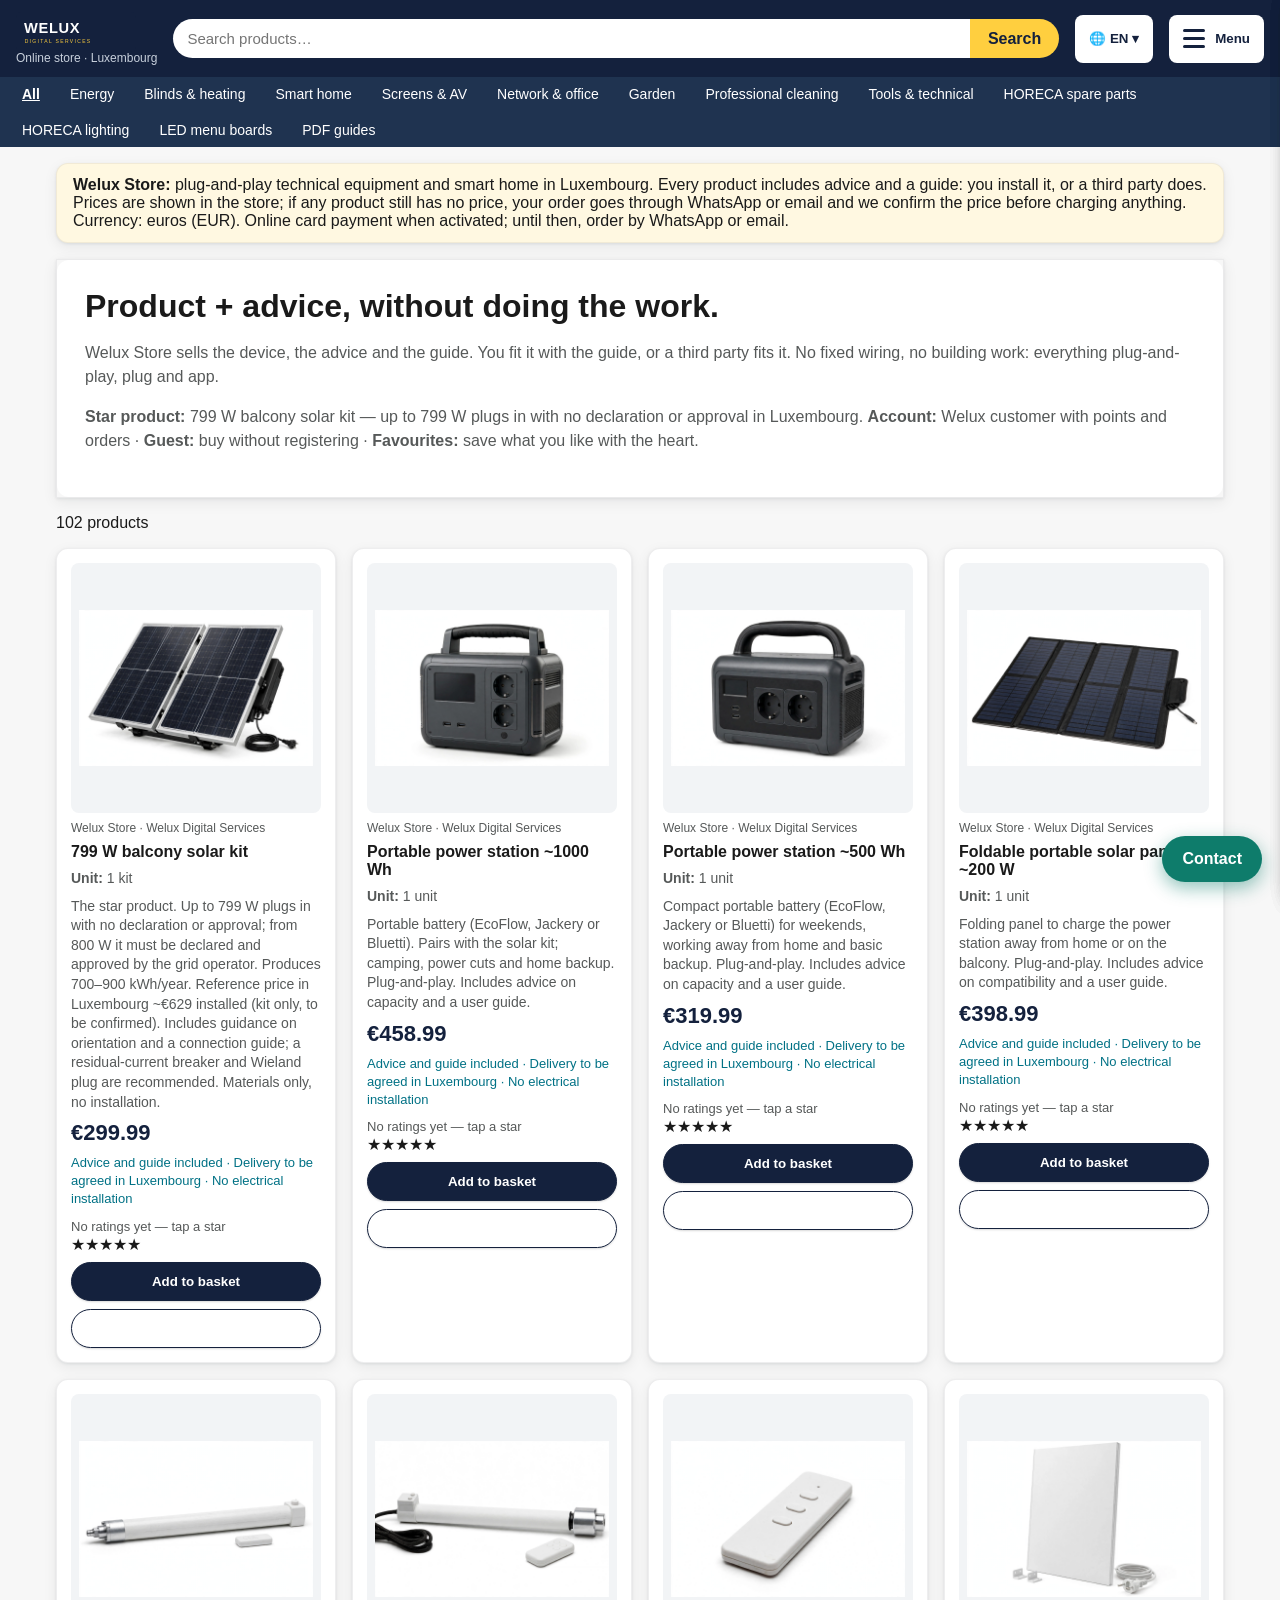
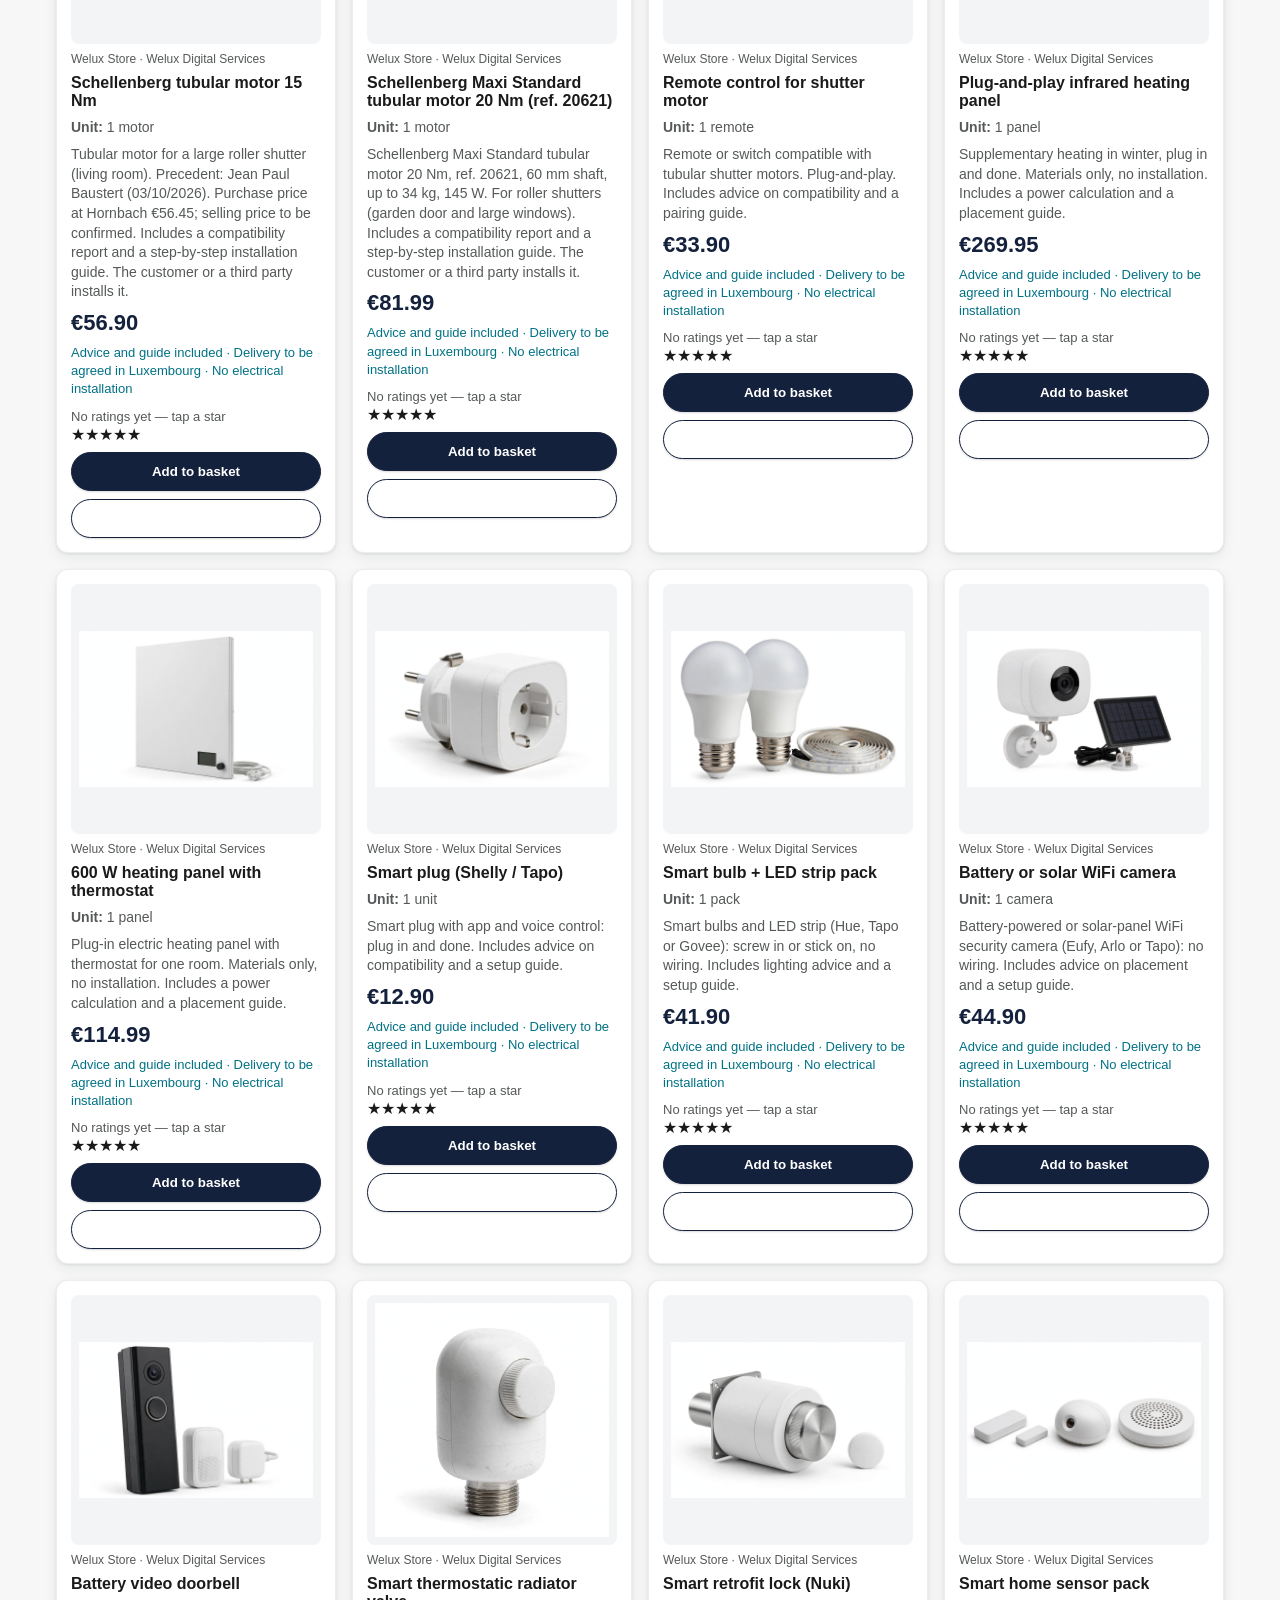
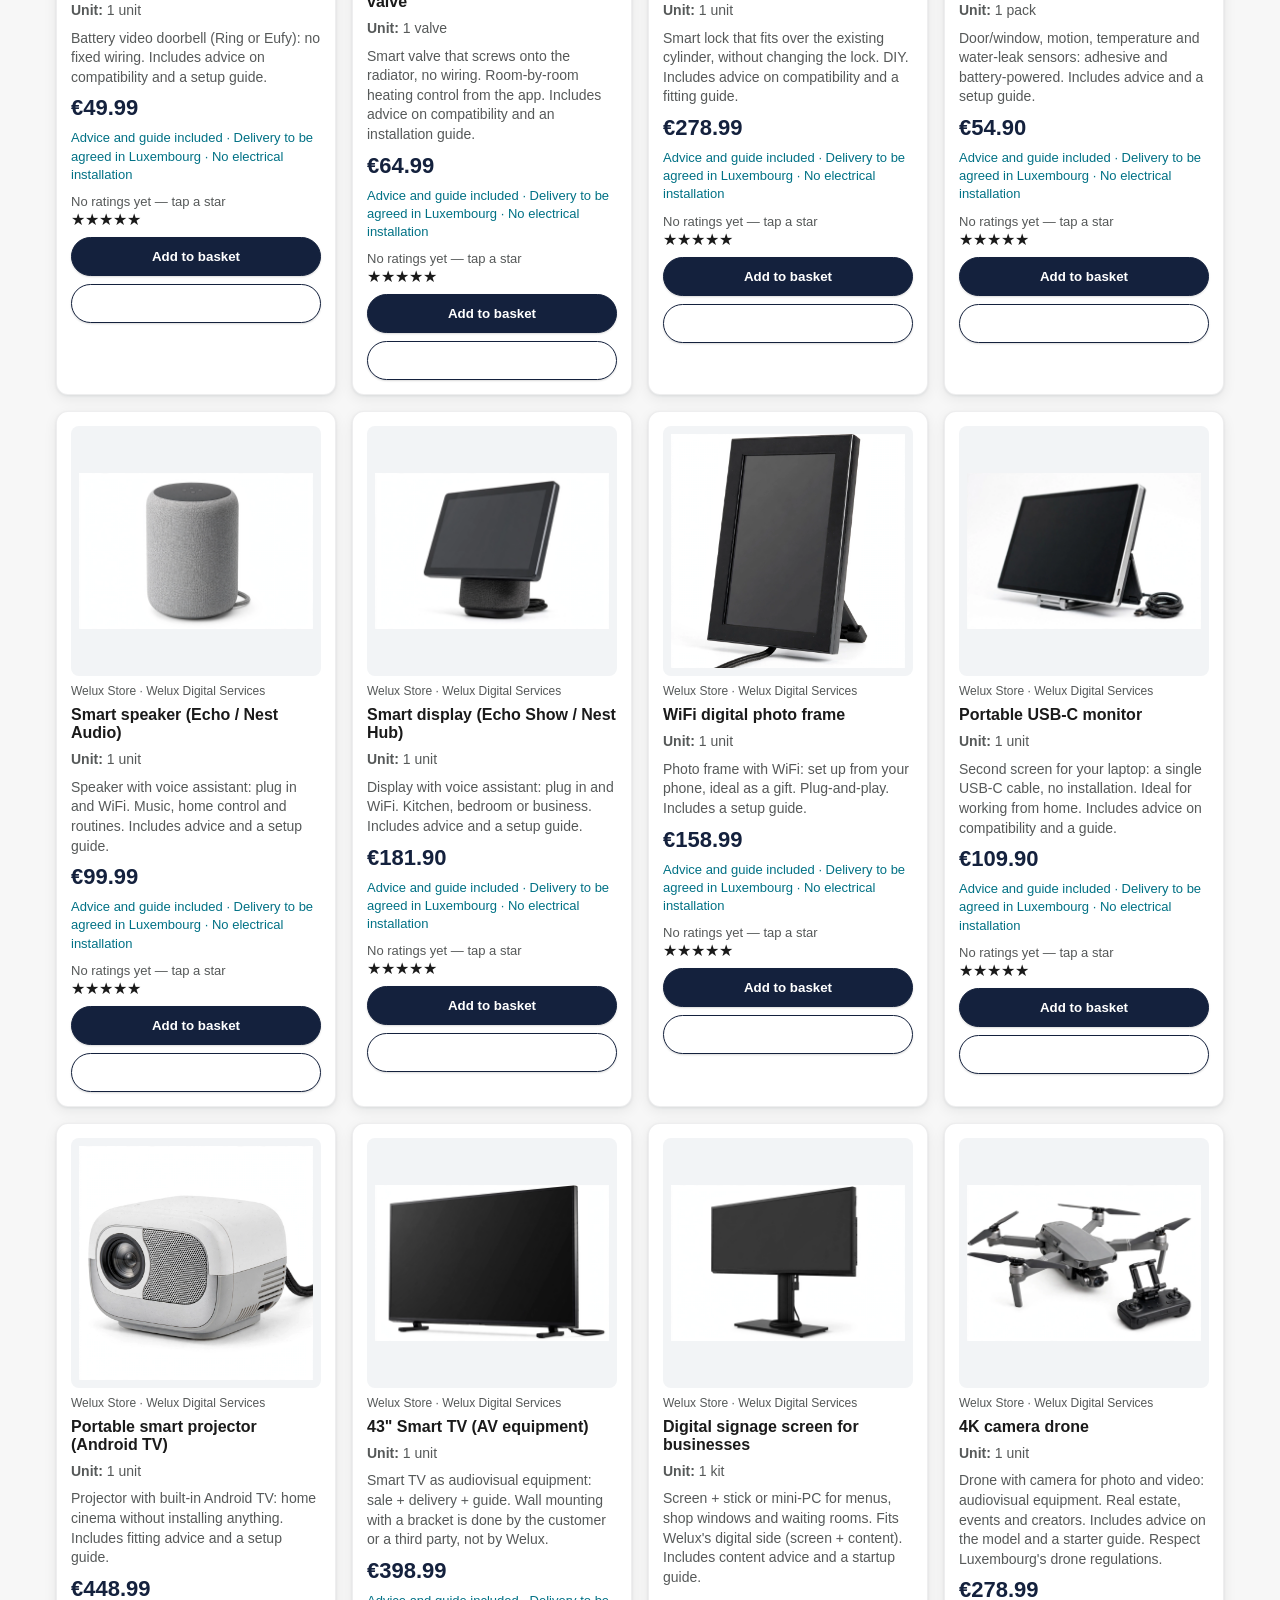
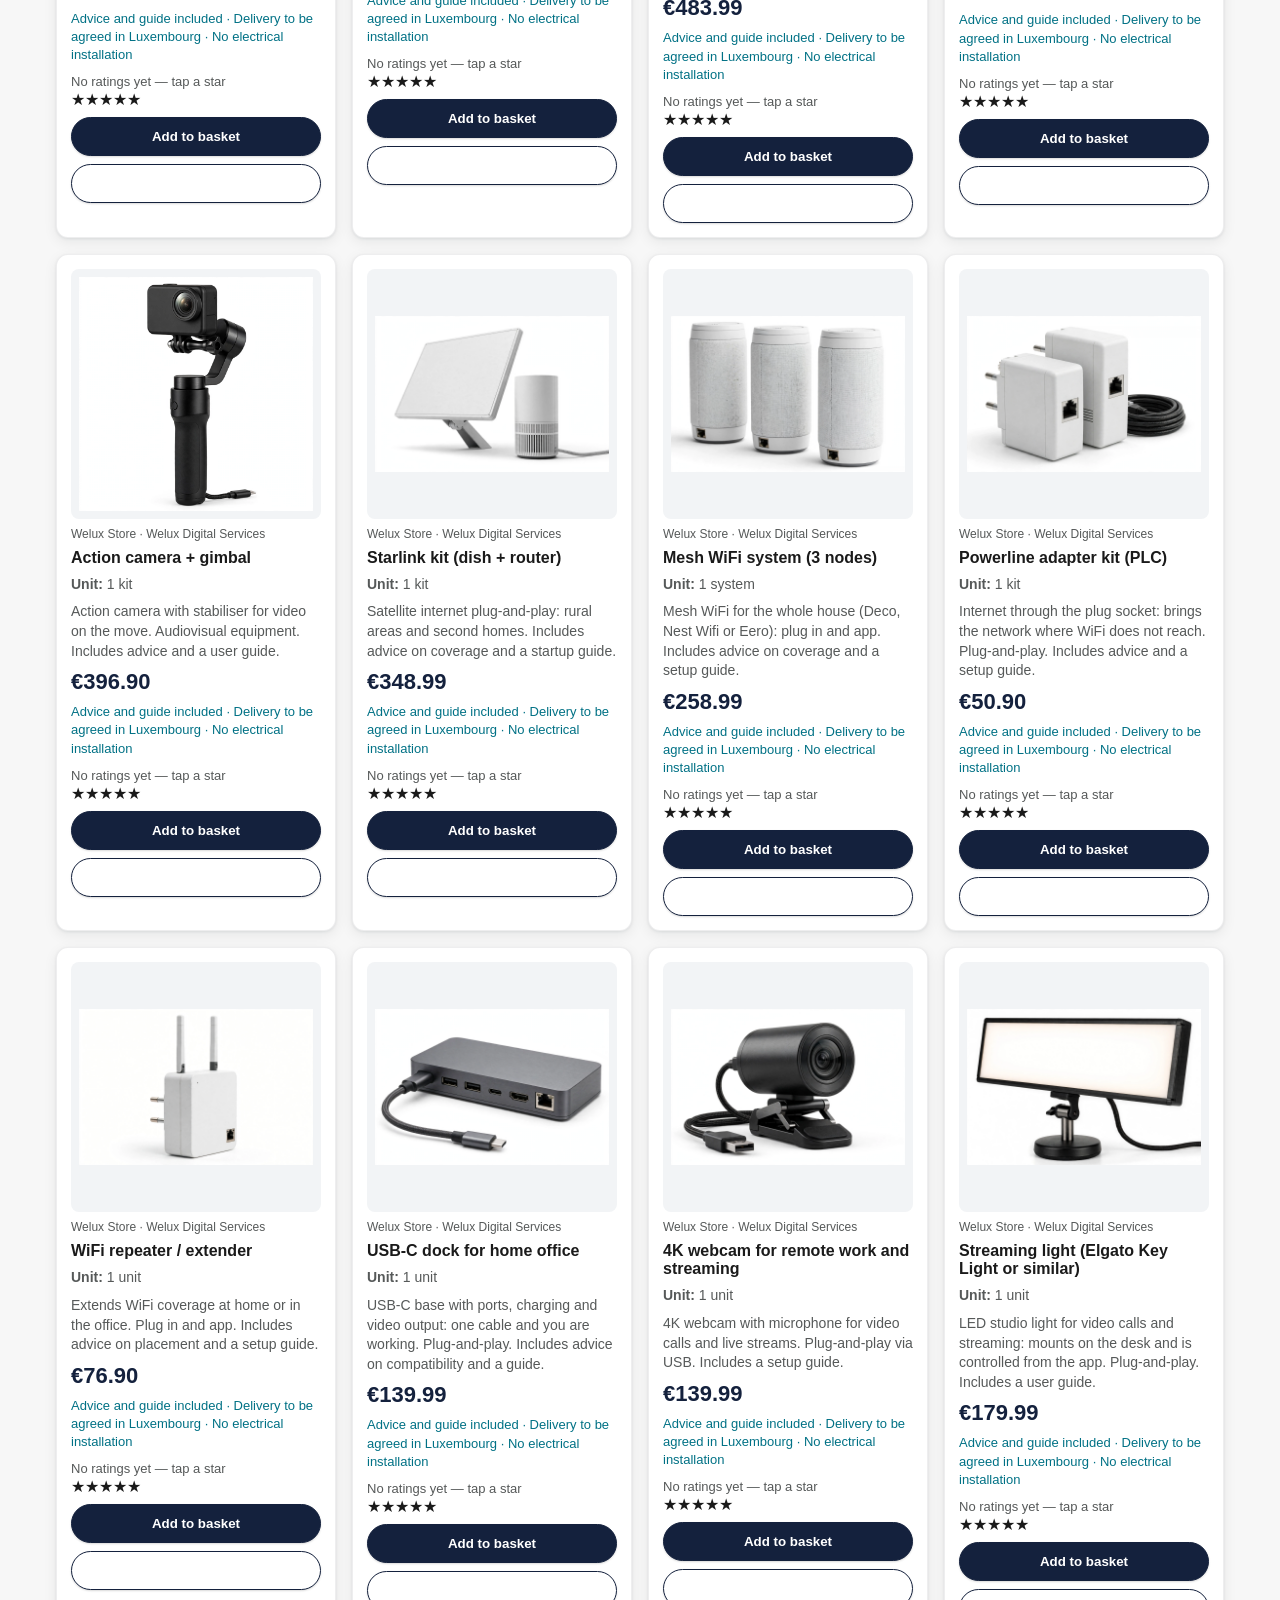
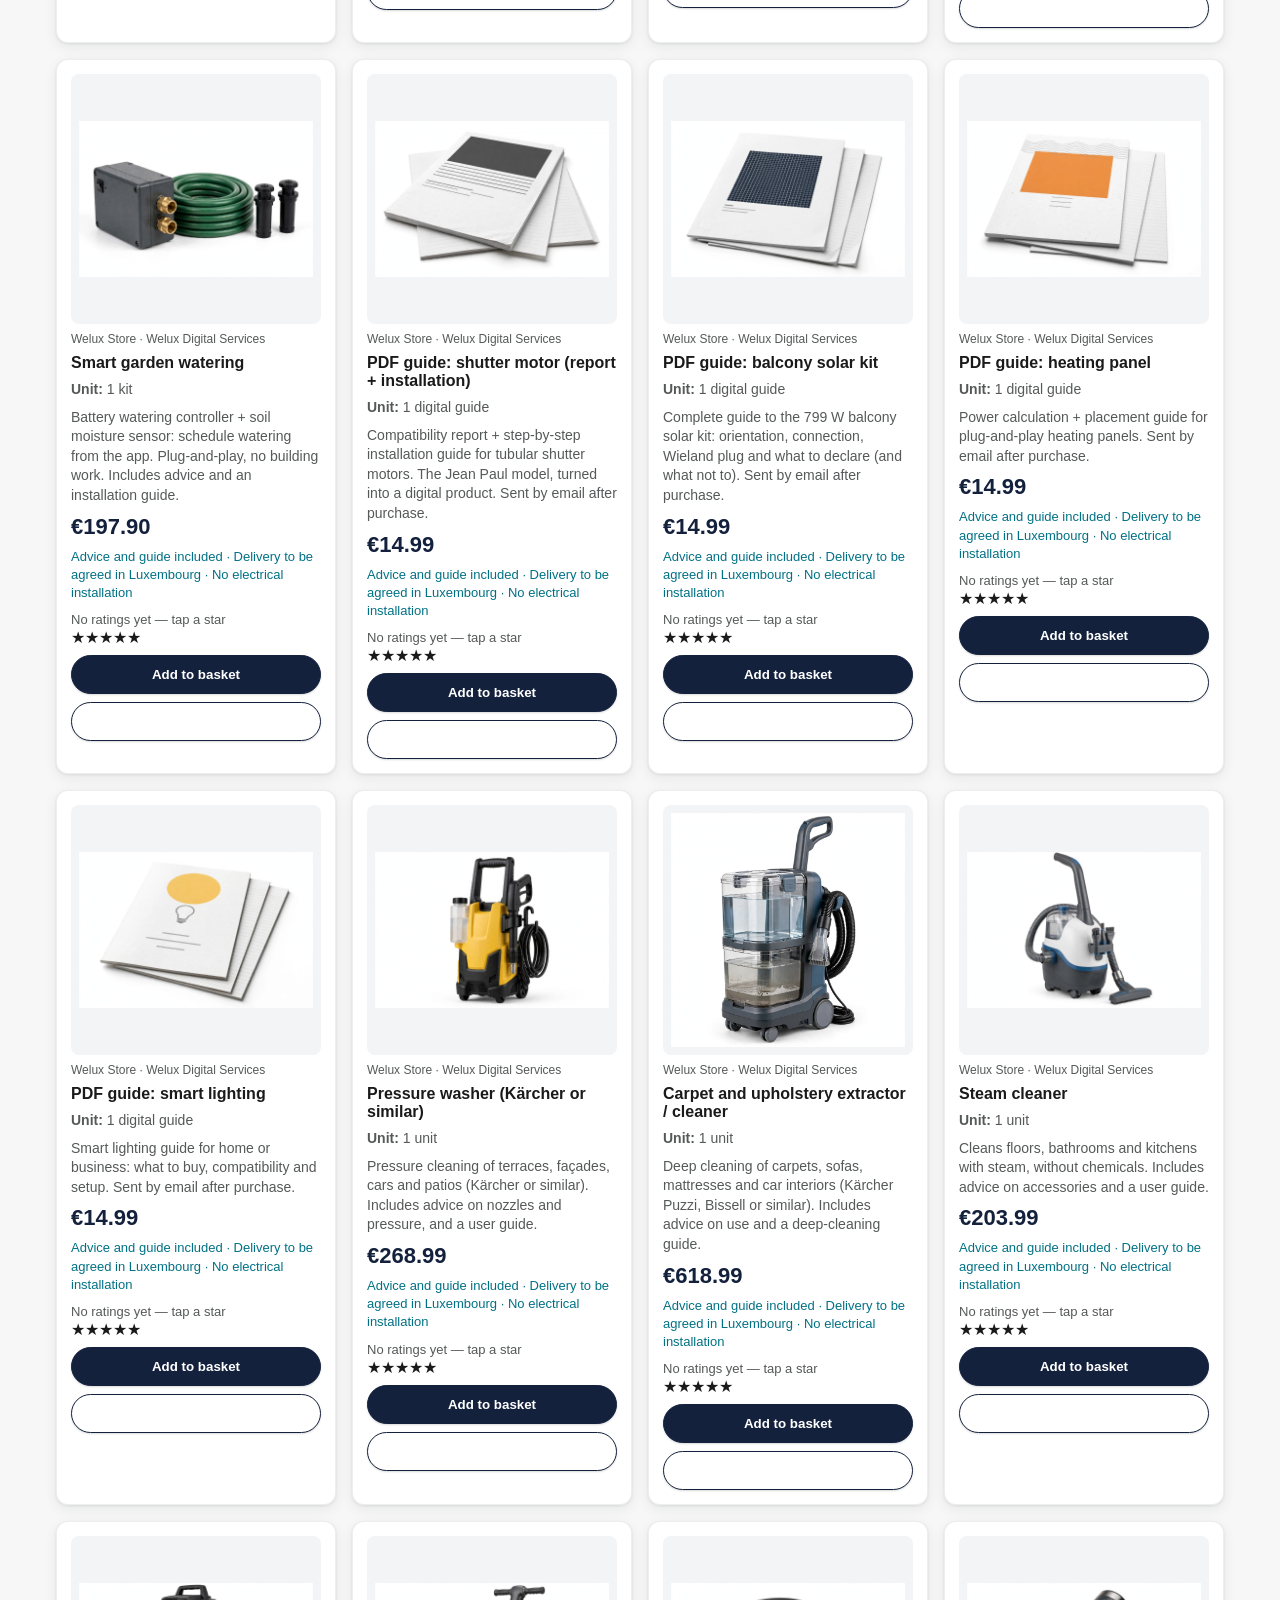
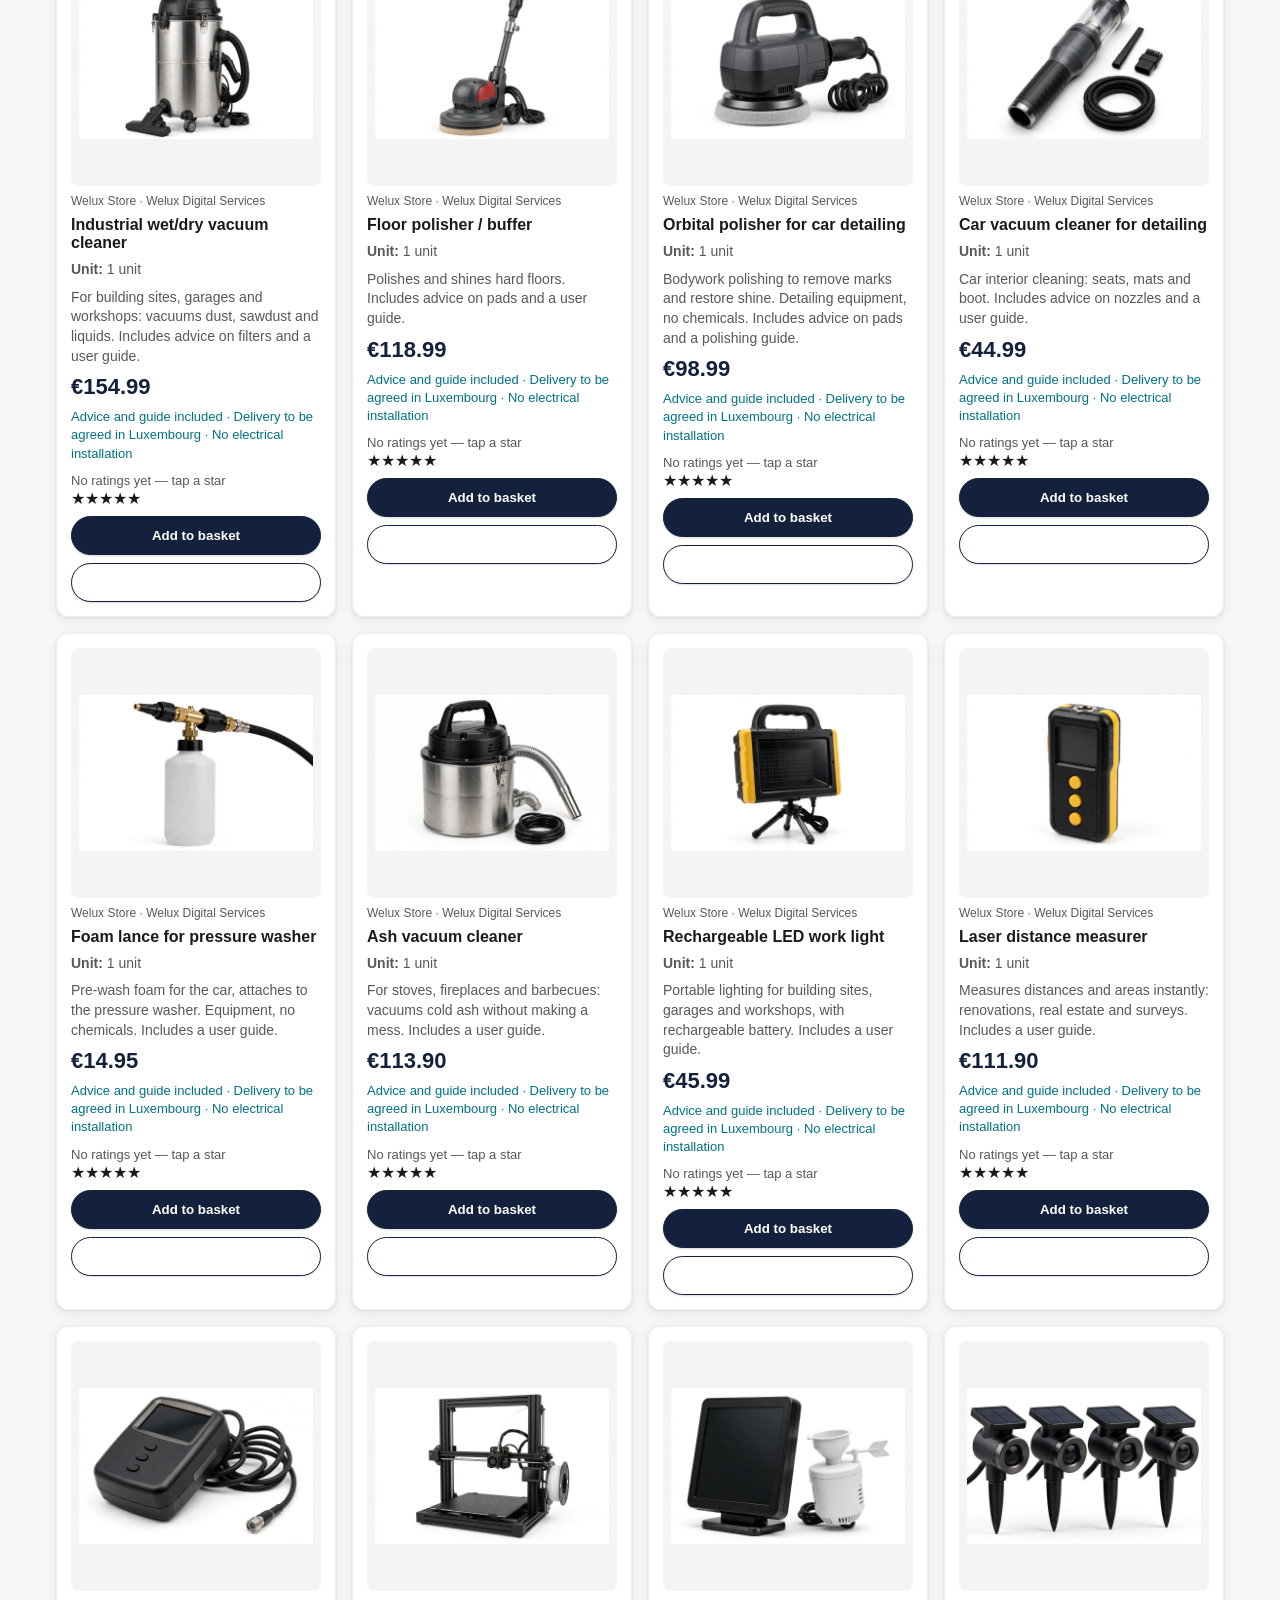
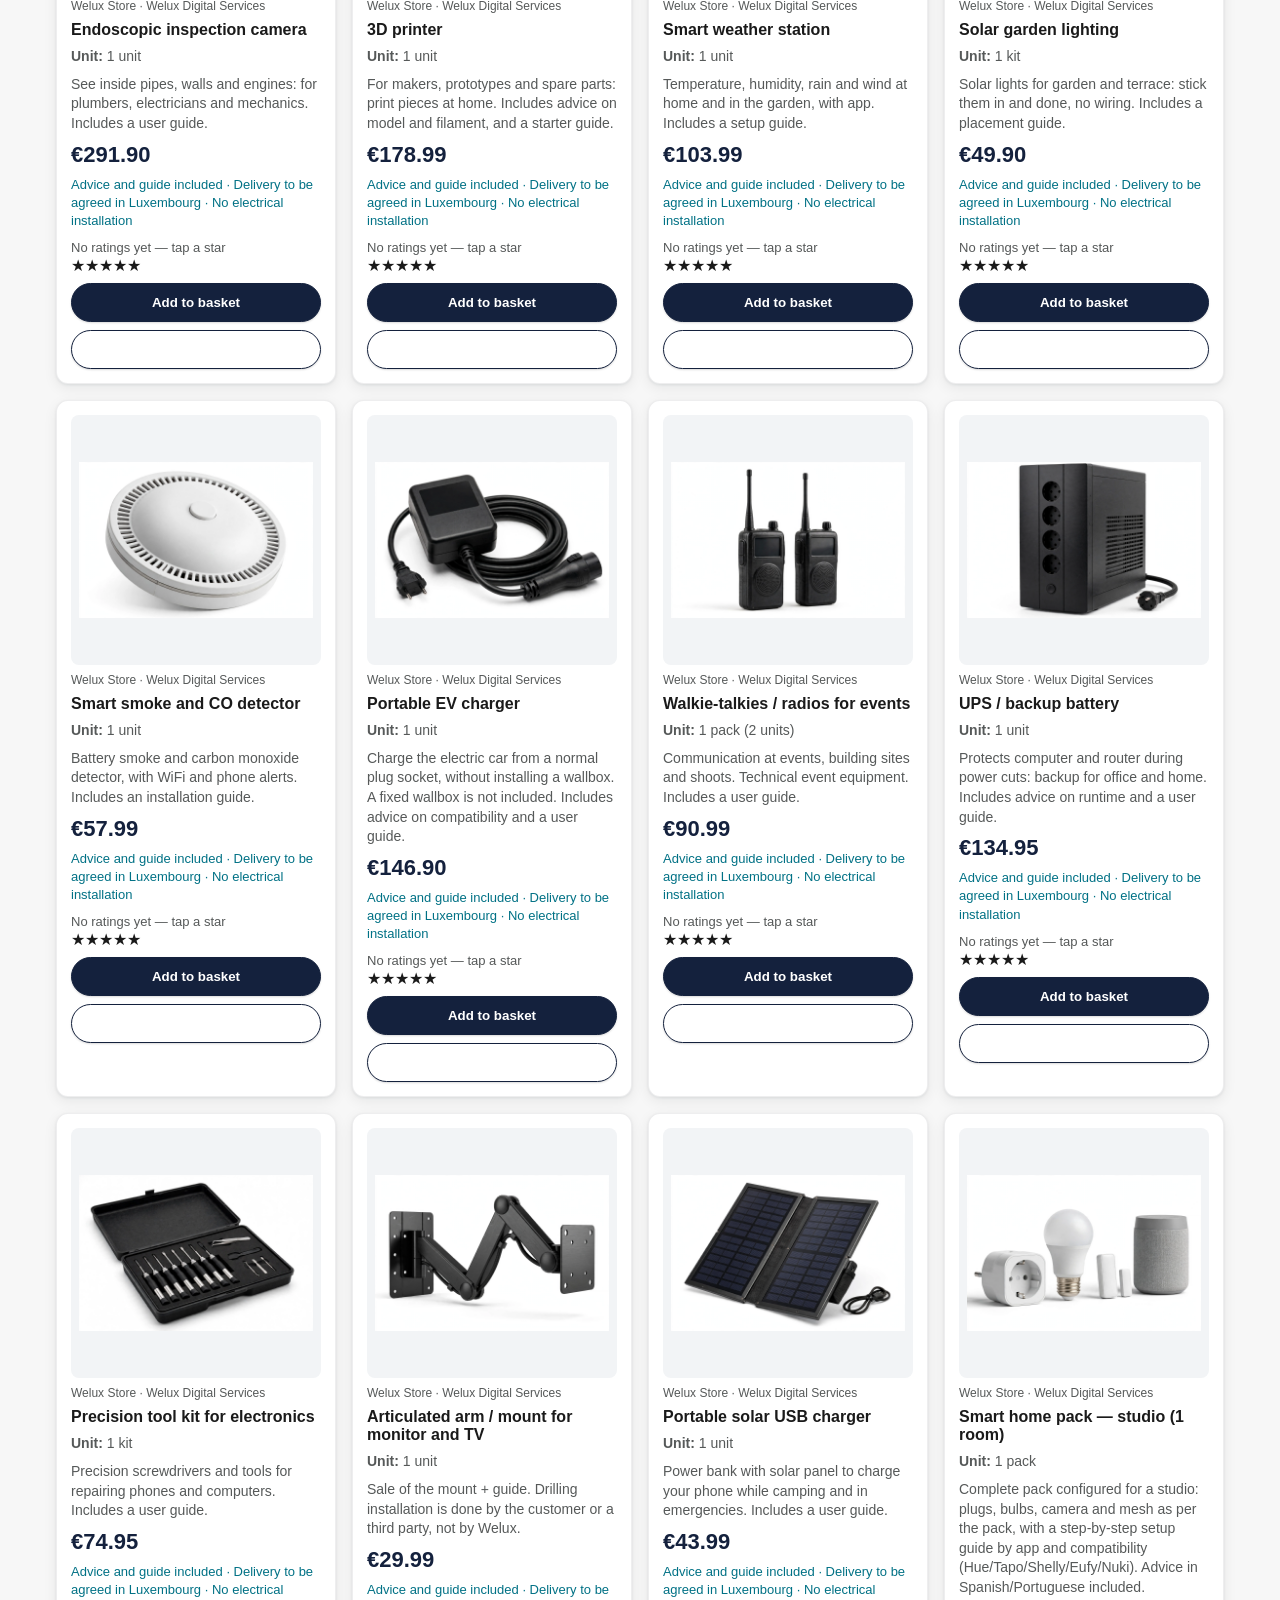
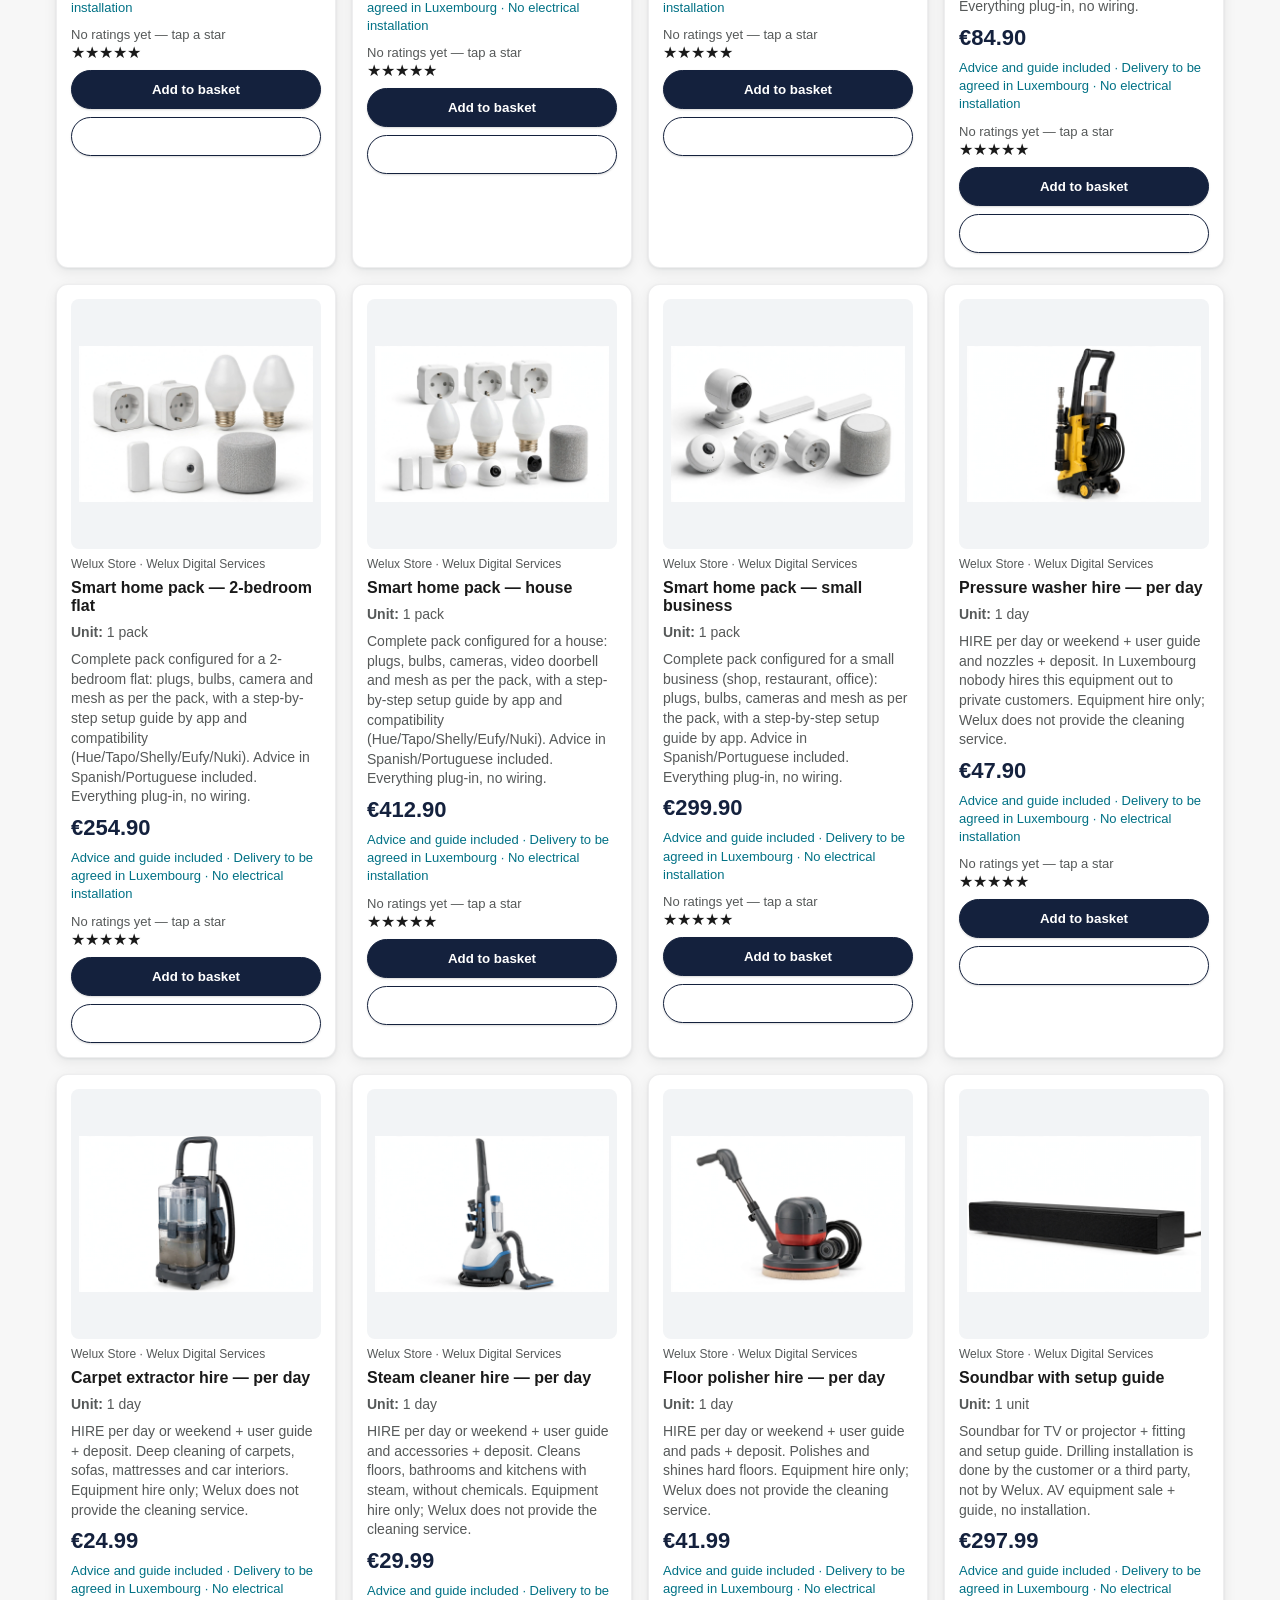
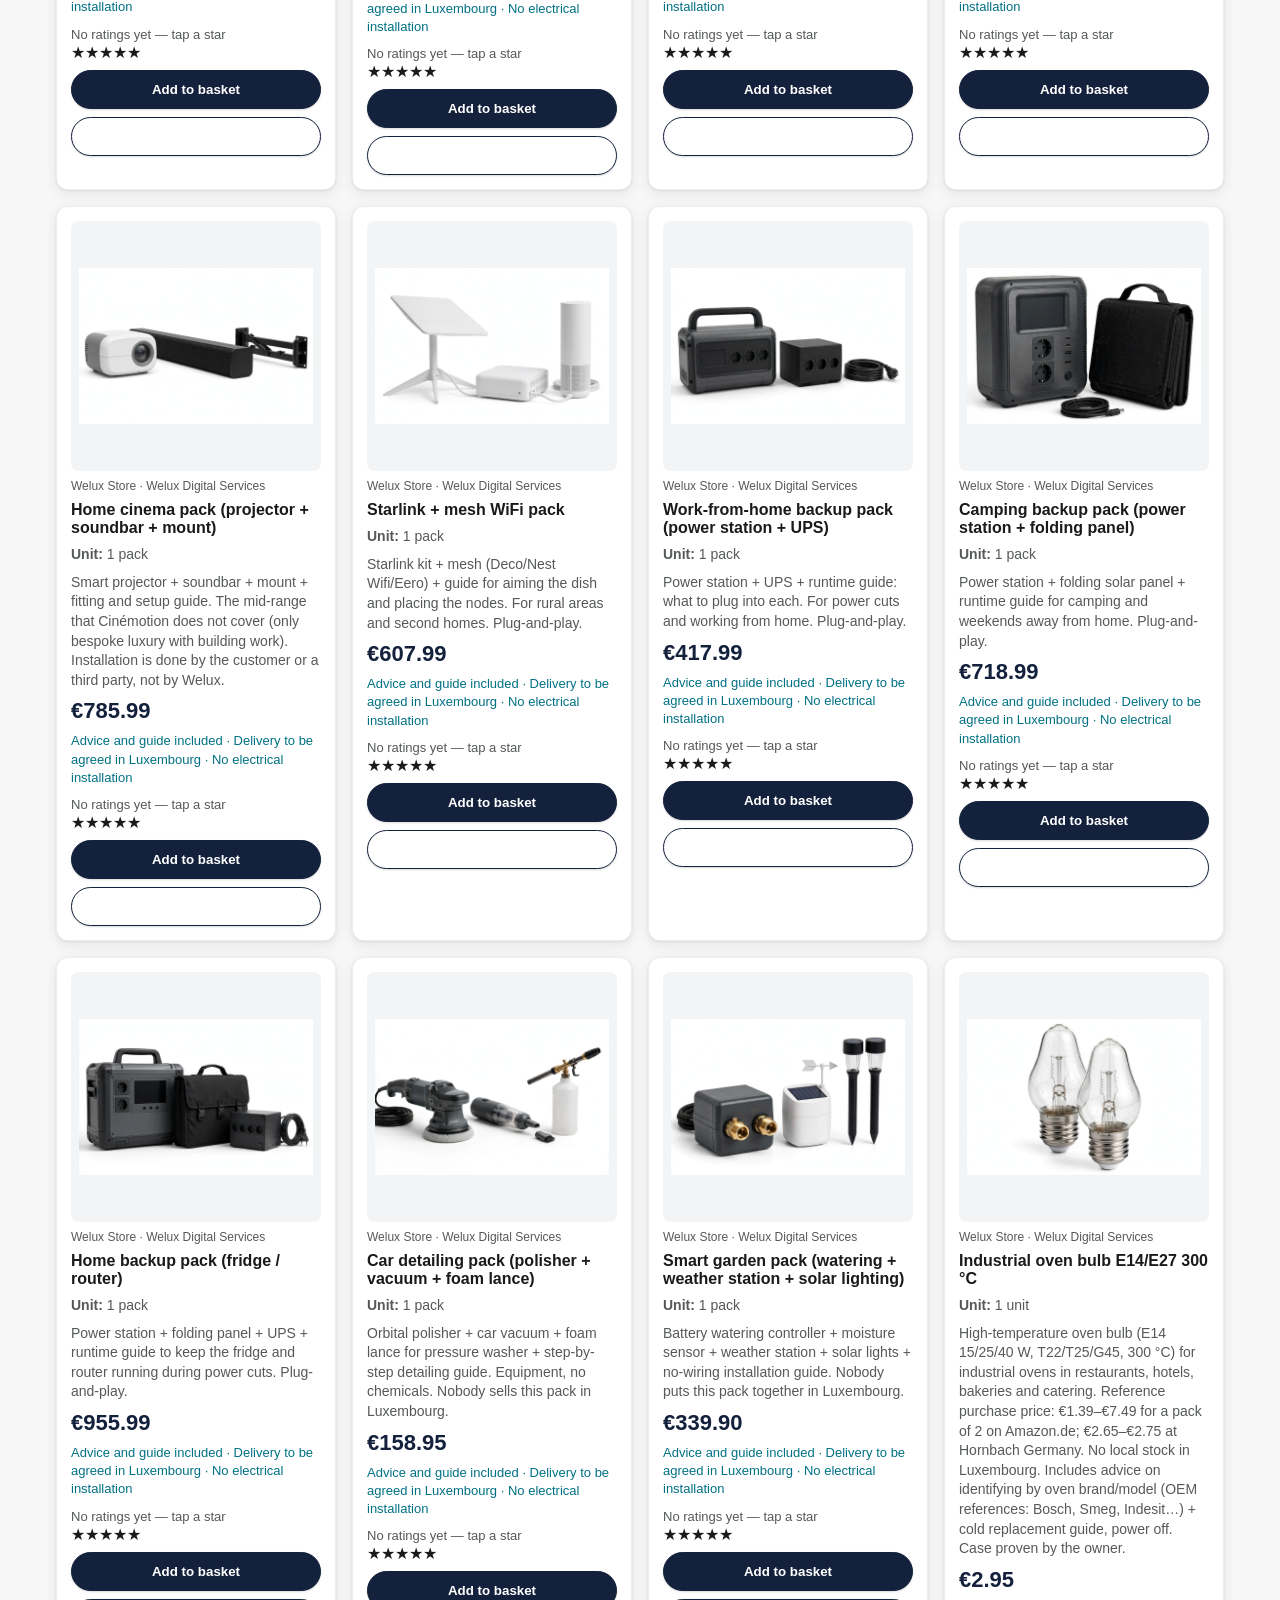
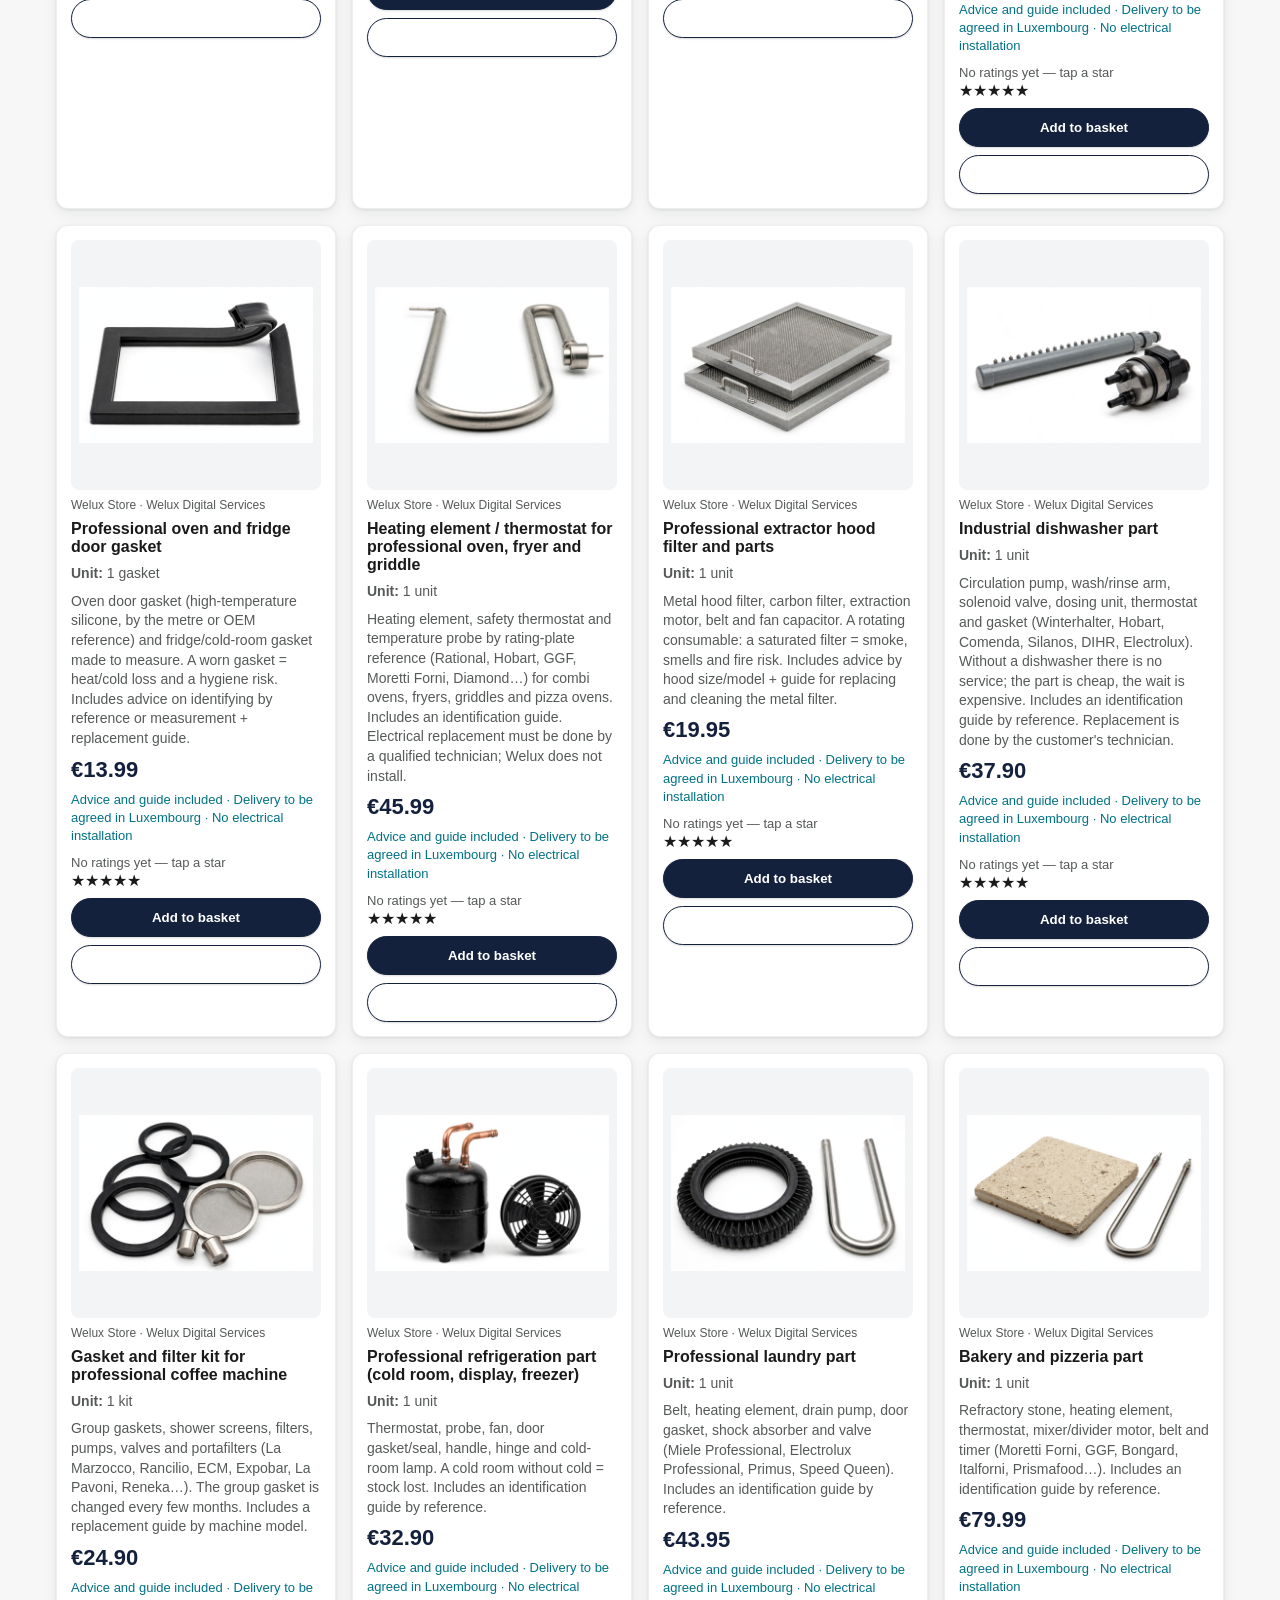
<file: index.html>
<!doctype html>
<html lang="en">
<head>
<meta charset="utf-8">
<meta name="viewport" content="width=device-width, initial-scale=1">
<title>Welux Store — Welux Digital Services</title>
<meta name="description" content="Welux Store: plug-and-play technical equipment and smart home in Luxembourg. Every product includes advice and a guide. Payment in euros.">
<link rel="icon" type="image/svg+xml" href="./img/logo-welux.svg">
<meta property="og:title" content="Welux Store — Welux Digital Services">
<meta property="og:description" content="Plug-and-play technical equipment and smart home in Luxembourg. Advice and guide included with every product.">
<meta property="og:type" content="website">
<meta name="twitter:card" content="summary">
<meta name="twitter:title" content="Welux Store — Welux Digital Services">
<meta name="twitter:description" content="Plug-and-play technical equipment and smart home in Luxembourg. Advice and guide included with every product.">
<!-- Google Analytics 4 — Welux (G-NB3PES4ZGQ) -->
<script async src="https://www.googletagmanager.com/gtag/js?id=G-NB3PES4ZGQ"></script>
<script>window.dataLayer=window.dataLayer||[];function gtag(){dataLayer.push(arguments);}gtag('js',new Date());gtag('config','G-NB3PES4ZGQ');</script>
<link rel="stylesheet" href="styles.css?v=20261110">
</head>
<body>
<header>
  <div class="logo"><img src="./img/logo-welux.svg" alt="Welux Digital Services" style="height:40px;vertical-align:middle"><small data-i18n="logo_subtitle">Online store · Luxembourg</small></div>
  <div class="search"><input id="q" placeholder="Search products…" aria-label="Search products" data-i18n-ph="search_placeholder" data-i18n-aria="search_aria"><button id="searchBtn" aria-label="Search" data-i18n="search_button" data-i18n-aria="search_aria">Search</button></div>
  <div class="langWrap">
    <button class="langBtn" id="langBtn" aria-label="Language / Langue / Idioma" aria-haspopup="true" aria-expanded="false">🌐 <span id="langBtnLabel">EN</span> ▾</button>
    <div class="langMenu" id="langMenu" role="menu" aria-label="Language">
      <button data-lang="en" role="menuitem">🇬🇧 English</button>
      <button data-lang="fr" role="menuitem">🇫🇷 Français</button>
      <button data-lang="es" role="menuitem">🇪🇸 Español</button>
      <button data-lang="pt" role="menuitem">🇵🇹 Português</button>
    </div>
  </div>
  <button class="menuBtn" id="menuBtn" aria-label="Menu"><span class="hamburger" aria-hidden="true"><span></span><span></span><span></span></span> <span data-i18n="menu_button">Menu</span></button>
</header>
<div id="menuBackdrop" class="backdrop" aria-hidden="true"></div>
<aside class="drawer" id="menuDrawer" aria-label="Menu">
  <h2 data-i18n="menu_title">Menu</h2>
  <button class="add" id="accountBtn"><span id="accountLabel">Welux customer</span></button>
  <button class="add" id="visitorBtn" style="background:#fff" data-i18n="visitor">Guest</button>
  <button class="add" id="wishBtn" style="background:#fff"><span data-i18n="favorites">Favourites</span> (<span id="wishCount">0</span>)</button>
  <button class="add" id="cartBtn"><span data-i18n="cart">Basket</span> (<span id="cartCount">0</span>)</button>
  <h3 data-i18n="settings">Settings</h3>
  <label><span data-i18n="theme_label">Theme</span> <select id="themeSel"><option value="claro" data-i18n="theme_light">Light</option><option value="oscuro" data-i18n="theme_dark">Dark</option></select></label><br><br>
  <label><span data-i18n="text_label">Text</span> <select id="textSel"><option value="normal" data-i18n="text_normal">Normal</option><option value="grande" data-i18n="text_large">Large</option></select></label><br><br>
  <label><span data-i18n="language_label">Language</span> <select id="langSel"><option value="en">English</option><option value="fr">Français</option><option value="es">Español</option><option value="pt">Português</option></select></label><br><br>
  <label><span data-i18n="sort_label">Sort</span> <select id="sortSel"><option value="relevancia" data-i18n="sort_relevance">Relevance</option><option value="az" data-i18n="sort_az">Name A–Z</option><option value="za" data-i18n="sort_za">Name Z–A</option></select></label><br><br>
  <label><input type="checkbox" id="onlyFav"> <span data-i18n="only_fav">Favourites only</span></label><br><br>
  <button class="add" id="clearDataBtn" style="background:#fff" data-i18n="clear_data">Delete my data</button>
  <p><span id="modeLabel">Mode: Guest</span></p>
  <button class="add" id="closeMenu" style="background:#fff" data-i18n="close_menu">Close menu</button>
</aside>
<nav aria-label="Categories">
  <button data-cat="todos" class="active" data-i18n="cat_todos">All</button>
  <button data-cat="energia" data-i18n="cat_energia">Energy</button>
  <button data-cat="persianas-calefaccion" data-i18n="cat_persianas-calefaccion">Blinds &amp; heating</button>
  <button data-cat="smart-home" data-i18n="cat_smart-home">Smart home</button>
  <button data-cat="pantallas-av" data-i18n="cat_pantallas-av">Screens &amp; AV</button>
  <button data-cat="red-oficina" data-i18n="cat_red-oficina">Network &amp; office</button>
  <button data-cat="jardin" data-i18n="cat_jardin">Garden</button>
  <button data-cat="limpieza-profesional" data-i18n="cat_limpieza-profesional">Professional cleaning</button>
  <button data-cat="herramientas-tecnica" data-i18n="cat_herramientas-tecnica">Tools &amp; technical</button>
  <button data-cat="repuestos-horeca" data-i18n="cat_repuestos-horeca">HORECA spare parts</button>
  <button data-cat="iluminacion-horeca" data-i18n="cat_iluminacion-horeca">HORECA lighting</button>
  <button data-cat="menu-boards" data-i18n="cat_menu-boards">LED menu boards</button>
  <button data-cat="guias" data-i18n="cat_guias">PDF guides</button>
</nav>
<main>
  <div class="notice" data-i18n="notice"><strong>Welux Store:</strong> plug-and-play technical equipment and smart home in Luxembourg. Every product includes advice and a guide: you install it, or a third party does. Prices are shown in the store; if any product still has no price, your order goes through WhatsApp or email and we confirm the price before charging anything. Currency: euros (EUR). Online card payment when activated; until then, order by WhatsApp or email.</div>
  <div class="hero">
    <div class="hero-text">
      <h1 data-i18n="hero_title">Product + advice, without doing the work.</h1>
      <p data-i18n="hero_p1">Welux Store sells the device, the advice and the guide. You fit it with the guide, or a third party fits it. No fixed wiring, no building work: everything plug-and-play, plug and app.</p>
      <p data-i18n="hero_p2"><strong>Star product:</strong> 799 W balcony solar kit — up to 799 W plugs in with no declaration or approval in Luxembourg. <strong>Account:</strong> Welux customer with points and orders · <strong>Guest:</strong> buy without registering · <strong>Favourites:</strong> save what you like with the heart.</p>
    </div>
  </div>
  <p id="count"></p>
  <div class="grid" id="grid"></div>
  <section class="info">
    <h2 data-i18n="how_title">How to buy here</h2>
    <p data-i18n="how_p">1. Search, filter by category or sort by name. 2. Rate with stars, save to favourites and add to your basket. 3. Confirm your order: if the price is confirmed, pay online by card (Stripe); if it still needs confirming, the order goes through WhatsApp or email and we confirm the price before charging anything. If you are a Welux customer, every order earns you points and is saved under My orders.</p>
    <h2 data-i18n="includes_title">What every product includes</h2>
    <p data-i18n="includes_p">The device + the advice (what to buy, compatibility, what power) + the step-by-step guide. Welux does not do the installation: you do it with the guide, or a third party does it. No fixed wiring, no touching the fuse box.</p>
    <h2 data-i18n="services_title">Digital services and the Home platform</h2>
    <p data-i18n="services_p">As well as the store: digital invitations, WhatsApp chatbots, AI automation, CRM, digital support, and photo and video for real estate. And coming soon, the Home platform (cleaning, home care, babysitting, pet sitting and adult companionship, no medical care): Welux connects customer with provider, it does not employ anyone or do the work. For all of that, write to us at <a href="mailto:info@weluxhub.com">info@weluxhub.com</a>.</p>
    <h2 data-i18n="about_title">Who we are</h2>
    <p data-i18n="about_p">Welux Digital Services SARL-S, Luxembourg. Sales of technical and audiovisual equipment, digital services and support. Contact: <a href="mailto:info@weluxhub.com">info@weluxhub.com</a>.</p>
  </section>
</main>
<aside class="drawer" id="drawer" aria-label="Basket">
  <h2 data-i18n="cart_title">Your basket</h2>
  <div id="cartItems"></div>
  <p id="cartTotal"></p>
  <button class="add" id="checkout" data-i18n="checkout_stripe">Pay by card</button>
  <button class="add" id="checkoutRevolut" data-i18n="checkout_revolut">Pay with Revolut</button>
  <button class="add" id="clearCart" style="background:#fff" data-i18n="clear_cart">Empty basket</button>
  <button class="add" id="closeCart" style="background:#fff" data-i18n="close">Close</button>
  <p style="font-size:13px;color:#565959" data-i18n="cart_note">When you confirm, pay online by card (Stripe) if the price is confirmed, or send the order by WhatsApp or email so we can confirm the price for you. No spam.</p>
</aside>
<aside class="drawer" id="accountDrawer" aria-label="Account">
  <h2 data-i18n="account_title">Welux customer access</h2>
  <p data-i18n="account_intro">Want to become a loyal customer? Save your name and every order earns you points. No password; your details stay only on your device.</p>
  <label><span data-i18n="name_label">Name</span><br><input id="userName" style="width:100%;padding:9px"></label><br><br>
  <label><span data-i18n="phone_label">Phone (optional)</span><br><input id="userPhone" style="width:100%;padding:9px"></label><br><br>
  <button class="add" id="saveUser" data-i18n="save_user">Become a loyal customer / Save</button>
  <button class="add" id="logoutUser" style="background:#fff" data-i18n="logout_user">Log out / Continue as guest</button>
  <p id="userInfo"></p>
  <h3 data-i18n="my_orders">My orders</h3>
  <div id="ordersList"></div>
  <button class="add" id="closeAccount" style="background:#fff" data-i18n="close">Close</button>
</aside>
<aside class="drawer" id="wishDrawer" aria-label="Favourites">
  <h2 data-i18n="wish_title">My favourites</h2>
  <div id="wishItems"></div>
  <button class="add" id="closeWish" style="background:#fff" data-i18n="close">Close</button>
</aside>
<a id="waFloat" href="mailto:info@weluxhub.com?subject=Welux%20Store%20enquiry">Contact</a>
<footer>
  <p data-i18n="footer_p1">Welux Store · Welux Digital Services SARL-S · Luxembourg</p>
  <p><span data-i18n="footer_p2">Contact: </span><a href="mailto:info@weluxhub.com">info@weluxhub.com</a></p>
</footer>
<div id="orderModal" class="orderModal" role="dialog" aria-modal="true" aria-labelledby="orderTitle" style="display:none">
  <div class="orderCard">
    <h2 id="orderTitle" data-i18n="order_title">Your order</h2>
    <p id="orderProductLine"></p>
    <form id="orderForm">
      <label><span data-i18n="order_name">Your name</span><br><input id="orderName" type="text" required autocomplete="name"></label>
      <label><span data-i18n="order_email">Your email</span><br><input id="orderEmail" type="email" required autocomplete="email"></label>
      <label><span data-i18n="order_qty">Quantity</span><br><input id="orderQty" type="number" min="1" value="1" required></label>
      <label><span data-i18n="order_message">Message (optional)</span><br><textarea id="orderMsg" rows="3"></textarea></label>
      <p style="font-size:13px;color:#565959" data-i18n="order_note">Your email app will open with the order ready to send to Welux. We confirm the price and delivery before charging anything.</p>
      <button type="submit" class="add" data-i18n="order_send">Send order</button>
      <button type="button" class="add" id="orderCancel" style="background:#fff" data-i18n="order_cancel">Cancel</button>
    </form>
  </div>
</div>
<div id="fallbackPanel" class="orderModal" role="dialog" aria-modal="true" aria-labelledby="fallbackTitle" style="display:none">
  <div class="orderCard">
    <h2 id="fallbackTitle" data-i18n="fallback_title">Your order is ready to send</h2>
    <p data-i18n="fallback_text">If your email app didn't open, copy the order below and send it to info@weluxhub.com. We confirm the price and delivery before charging anything.</p>
    <textarea id="fallbackText" readonly rows="8" aria-label="Order text"></textarea>
    <p><span data-i18n="fallback_email_label">Send it to:</span> <a href="mailto:info@weluxhub.com">info@weluxhub.com</a></p>
    <button type="button" class="add" id="fallbackCopy" data-i18n="fallback_copy">Copy order</button>
    <a class="add" id="fallbackMailto" href="mailto:info@weluxhub.com" data-i18n="fallback_send_mail">Send by email</a>
    <button type="button" class="add" id="fallbackClose" style="background:#fff" data-i18n="close">Close</button>
  </div>
</div>
<script src="app.js?v=20261110"></script>
</body>
</html>
</file>
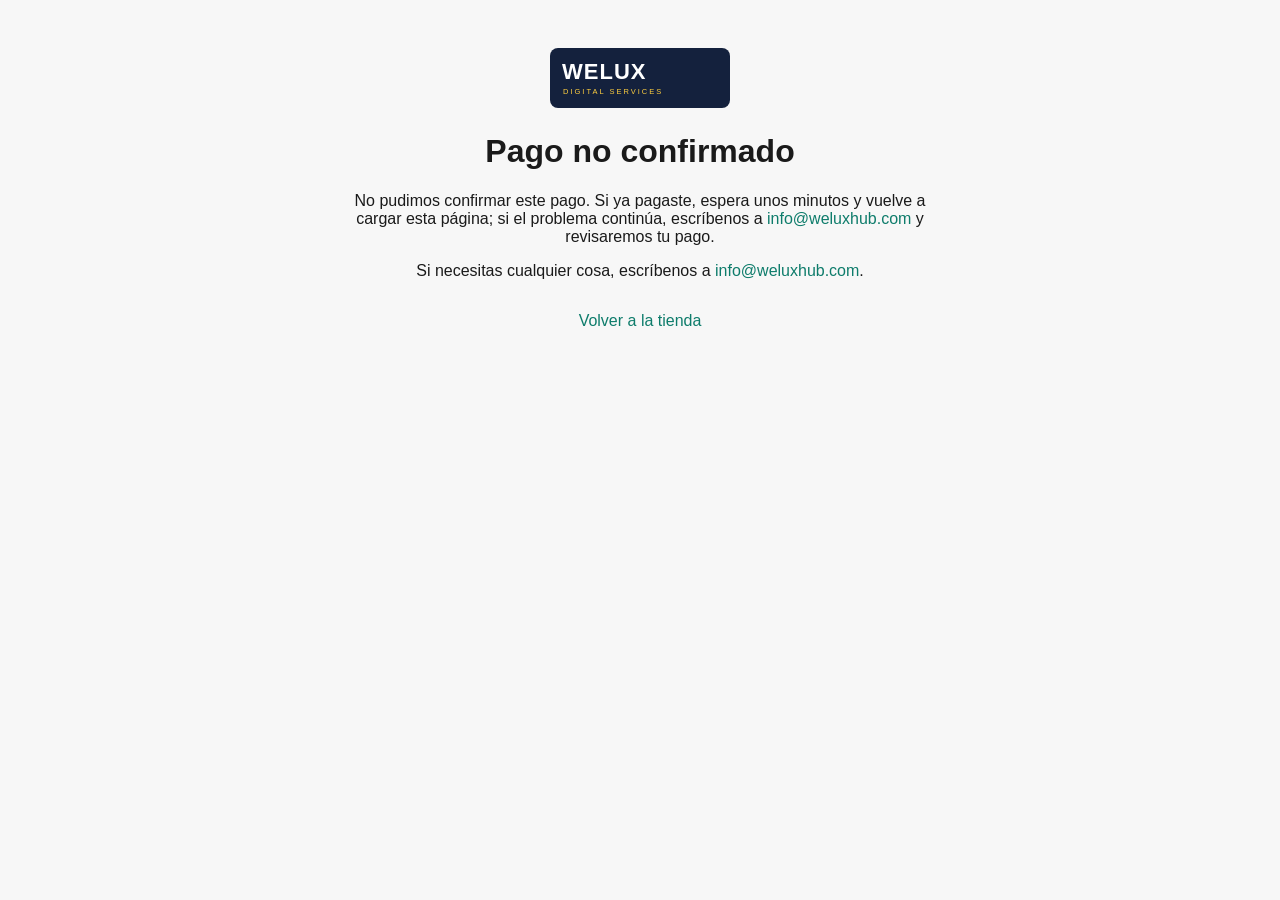
<file: gracias.html>
<!DOCTYPE html>
<html lang="es">
<head>
<meta charset="UTF-8">
<meta name="viewport" content="width=device-width, initial-scale=1.0">
<title>Verificando tu pago — Tienda Welux</title>
<meta name="description" content="Tienda Welux: estamos verificando tu pago. Te contactaremos para coordinar la entrega en Luxemburgo.">
<link rel="icon" type="image/svg+xml" href="./img/logo-welux.svg">
<!-- Google Analytics 4 — Welux (G-NB3PES4ZGQ) -->
<script async src="https://www.googletagmanager.com/gtag/js?id=G-NB3PES4ZGQ"></script>
<script>window.dataLayer=window.dataLayer||[];function gtag(){dataLayer.push(arguments);}gtag('js',new Date());gtag('config','G-NB3PES4ZGQ');</script>
<link rel="stylesheet" href="styles.css?v=20261110">
</head>
<body>
<main style="max-width:640px;margin:0 auto;padding:48px 20px;text-align:center">
  <img src="./img/logo-welux.svg" alt="Welux Digital Services" style="width:180px;object-fit:contain">
  <h1 id="thxTitle">Verificando tu pago…</h1>
  <p id="thxP1">Estamos verificando tu pago con el proveedor de pago. Esta página lo confirmará en cuanto se complete la verificación.</p>
  <p id="thxP2">Si necesitas cualquier cosa, escríbenos a
     <a href="mailto:info@weluxhub.com">info@weluxhub.com</a>.</p>
  <div id="reciboBox" hidden style="text-align:left;margin:28px auto 0;max-width:560px;border:1px solid #ddd;border-radius:12px;padding:20px 22px;background:#fff;color:#222"></div>
  <p style="margin-top:32px"><a href="./" id="thxBack">Volver a la tienda</a></p>
</main>
<script>
  // Verificacion del pago (auditoria 12/11): esta pagina NUNCA afirma el
  // pago sin comprobarlo en el servidor (GET /api/pago-estado). Sin
  // parametros, o sin confirmacion, muestra "pago no confirmado" y
  // conserva la cesta. Solo con pagado=true muestra el recibo y vacia
  // la cesta. Una URL manipulada (?session_id=falso, ?revolut=1 sin
  // orden guardada) nunca da el recibo.
  (function(){
    var T = {
      en: {title: "Thank you for your purchase!", p1: "Your payment was completed online. We will contact you on the phone you left at checkout to arrange delivery in Luxembourg.", verifyingTitle: "Verifying your payment…", verifyingP1: "We are checking your payment with the payment provider. This page will confirm it as soon as the check completes.", notConfirmedTitle: "Payment not confirmed", notConfirmedP1: 'We could not confirm this payment. If you already paid, wait a few minutes and reload this page; if the problem persists, write to us at <a href="mailto:info@weluxhub.com">info@weluxhub.com</a> and we will check your payment.', p2: "If you need anything, write to us at ", back: "Back to the store", docTitle: "Thank you for your purchase! — Welux Store", docTitleVerifying: "Verifying your payment — Welux Store", docTitleNotConfirmed: "Payment not confirmed — Welux Store"},
      fr: {title: "Merci pour votre achat !", p1: "Votre paiement a été effectué en ligne. Nous vous contacterons au numéro indiqué lors du paiement pour organiser la livraison au Luxembourg.", verifyingTitle: "Vérification de votre paiement…", verifyingP1: "Nous vérifions votre paiement auprès du prestataire. Cette page confirmera sa réception dès que la vérification aboutira.", notConfirmedTitle: "Paiement non confirmé", notConfirmedP1: 'Nous n’avons pas pu confirmer ce paiement. Si vous avez déjà payé, attendez quelques minutes puis rechargez cette page ; si le problème persiste, écrivez-nous à <a href="mailto:info@weluxhub.com">info@weluxhub.com</a> et nous vérifierons votre paiement.', p2: "Pour toute question, écrivez-nous à ", back: "Retour à la boutique", docTitle: "Merci pour votre achat ! — Boutique Welux", docTitleVerifying: "Vérification de votre paiement — Boutique Welux", docTitleNotConfirmed: "Paiement non confirmé — Boutique Welux"},
      es: {title: "¡Gracias por tu compra!", p1: "Tu pago se completó en línea. Te contactaremos por el teléfono que dejaste en el pago para coordinar la entrega en Luxemburgo.", verifyingTitle: "Verificando tu pago…", verifyingP1: "Estamos verificando tu pago con el proveedor de pago. Esta página lo confirmará en cuanto se complete la verificación.", notConfirmedTitle: "Pago no confirmado", notConfirmedP1: 'No pudimos confirmar este pago. Si ya pagaste, espera unos minutos y vuelve a cargar esta página; si el problema continúa, escríbenos a <a href="mailto:info@weluxhub.com">info@weluxhub.com</a> y revisaremos tu pago.', p2: "Si necesitas cualquier cosa, escríbenos a ", back: "Volver a la tienda", docTitle: "¡Gracias por tu compra! — Tienda Welux", docTitleVerifying: "Verificando tu pago — Tienda Welux", docTitleNotConfirmed: "Pago no confirmado — Tienda Welux"},
      pt: {title: "Obrigado pela sua compra!", p1: "O seu pagamento foi concluído online. Entraremos em contacto através do telefone indicado no pagamento para combinar a entrega no Luxemburgo.", verifyingTitle: "A verificar o seu pagamento…", verifyingP1: "Estamos a verificar o seu pagamento junto do fornecedor de pagamento. Esta página irá confirmá-lo assim que a verificação estiver concluída.", notConfirmedTitle: "Pagamento não confirmado", notConfirmedP1: 'Não conseguimos confirmar este pagamento. Se já pagou, aguarde alguns minutos e recarregue esta página; se o problema persistir, escreva-nos para <a href="mailto:info@weluxhub.com">info@weluxhub.com</a> e verificaremos o seu pagamento.', p2: "Se precisar de alguma coisa, escreva-nos para ", back: "Voltar à loja", docTitle: "Obrigado pela sua compra! — Loja Welux", docTitleVerifying: "A verificar o seu pagamento — Loja Welux", docTitleNotConfirmed: "Pagamento não confirmado — Loja Welux"}
    };
    /* Etiquetas de la factura (recibo) por idioma. */
    var R = {
      en: {recibo: "Receipt", facturadoA: "Billed to", concepto: "Item", cantidad: "Qty", precio: "Price", importe: "Amount", total: "Total", pagadoCon: "Paid with", referencia: "Ref.", fecha: "Date", tarjeta: "Card"},
      fr: {recibo: "Reçu", facturadoA: "Facturé à", concepto: "Article", cantidad: "Qté", precio: "Prix", importe: "Montant", total: "Total", pagadoCon: "Payé avec", referencia: "Réf.", fecha: "Date", tarjeta: "Carte"},
      es: {recibo: "Recibo", facturadoA: "Facturado a", concepto: "Concepto", cantidad: "Cant.", precio: "Precio", importe: "Importe", total: "Total", pagadoCon: "Pagado con", referencia: "Ref.", fecha: "Fecha", tarjeta: "Tarjeta"},
      pt: {recibo: "Recibo", facturadoA: "Faturado a", concepto: "Artigo", cantidad: "Qtd.", precio: "Preço", importe: "Valor", total: "Total", pagadoCon: "Pago com", referencia: "Ref.", fecha: "Data", tarjeta: "Cartão"}
    };
    var lang = 'es';
    try { var l = localStorage.getItem('welux-lang'); if (l && T[l]) lang = l; } catch (e) {}
    var t = T[lang];
    document.documentElement.lang = lang;
    var h = document.getElementById('thxTitle');
    var p1 = document.getElementById('thxP1');
    var p2 = document.getElementById('thxP2');
    var b = document.getElementById('thxBack');
    if (p2) { try { p2.childNodes[0].textContent = t.p2; } catch (e) {} }
    if (b) b.textContent = t.back;
    function escHtml(s){ return String(s == null ? '' : s).replace(/&/g,'&amp;').replace(/</g,'&lt;').replace(/>/g,'&gt;').replace(/"/g,'&quot;'); }
    function fmtDinero(minor, moneda){
      var n = Math.max(0, parseInt(minor, 10) || 0) / 100;
      var s = n.toFixed(2);
      return moneda === 'USD' ? '$' + s : s + ' €';
    }
    function fmtFecha(iso){
      try {
        var d = new Date(iso);
        if (isNaN(d.getTime())) return '';
        var loc = lang === 'en' ? 'en-GB' : lang === 'fr' ? 'fr-FR' : lang === 'pt' ? 'pt-PT' : 'es-ES';
        return d.toLocaleDateString(loc);
      } catch (e) { return ''; }
    }
    /* Cesta guardada en este navegador (Revolut no trae lineas
       estructuradas: los articulos se leen de aqui). Se lee ANTES de
       vaciar la cesta. */
    function leerCesta(){
      try {
        var c = JSON.parse(localStorage.getItem('welux-cart') || '[]');
        if (!Array.isArray(c)) return [];
        return c.filter(function(i){ return i && i.nombre; }).map(function(i){
          return { nombre: String(i.nombre).slice(0, 200), cantidad: Math.max(1, parseInt(i.cantidad, 10) || 1), precio_minor: i.precio_minorista != null ? Math.round(i.precio_minorista * 100) : null };
        });
      } catch (e) { return []; }
    }
    /* Respaldo: la descripcion de Revolut ("2 x Articulo, 1 x Otro"). */
    function descripcionALineas(desc){
      var d = String(desc || '').replace(/^.*?\s—\s/, '');
      return d.split(',').map(function(p){
        var m = p.trim().match(/^(\d+)\s*x\s*(.+)$/);
        if (!m) return null;
        return { nombre: m[2].trim().slice(0, 200), cantidad: parseInt(m[1], 10) || 1, precio_minor: null };
      }).filter(Boolean);
    }
    /* Factura tipo recibo: nombre del comercio arriba como titulo,
       articulos, total, referencia y fecha. Sin IVA ni impuestos
       desglosados. Solo se muestra con el pago confirmado. */
    function mostrarRecibo(recibo){
      var box = document.getElementById('reciboBox');
      if (!box || !recibo) return;
      var r = R[lang] || R.es;
      var arts = [];
      if (recibo.articulos && recibo.articulos.length) arts = recibo.articulos;
      else arts = leerCesta();
      if (!arts.length && recibo.descripcion) arts = descripcionALineas(recibo.descripcion);
      var filas = arts.map(function(a){
        var pre = a.precio_minor != null ? fmtDinero(a.precio_minor, recibo.moneda) : '—';
        var imp = a.precio_minor != null ? fmtDinero(a.precio_minor * a.cantidad, recibo.moneda) : '—';
        return '<tr><td>' + escHtml(a.nombre) + '</td><td style="text-align:center">' + a.cantidad + '</td><td style="text-align:right;white-space:nowrap">' + pre + '</td><td style="text-align:right;white-space:nowrap">' + imp + '</td></tr>';
      }).join('');
      var nombreCliente = recibo.nombre;
      if (!nombreCliente) {
        try { var u = JSON.parse(localStorage.getItem('welux-user') || 'null'); if (u && u.nombre) nombreCliente = u.nombre; } catch (e) {}
      }
      var metodoTxt = recibo.metodo === 'stripe' ? r.tarjeta : 'Revolut';
      box.innerHTML =
        '<div style="font-size:1.3rem;font-weight:800;line-height:1.2">Tienda Welux</div>' +
        '<div style="font-size:.85rem;color:#666;margin-top:2px">WeLux Digital Services S.à r.l - S · info@weluxhub.com</div>' +
        '<div style="margin-top:14px;font-size:1.05rem;font-weight:800">' + escHtml(r.recibo) + '</div>' +
        '<div style="font-size:.85rem;color:#555">' + escHtml(r.referencia) + ' ' + escHtml(String(recibo.referencia || '').slice(0, 60)) + ' · ' + escHtml(r.fecha) + ' ' + escHtml(fmtFecha(recibo.fecha)) + '</div>' +
        (nombreCliente ? '<div style="font-size:.9rem;margin-top:6px">' + escHtml(r.facturadoA) + ': <strong>' + escHtml(nombreCliente) + '</strong></div>' : '') +
        '<table style="width:100%;border-collapse:collapse;margin-top:14px;font-size:.95rem"><thead><tr style="border-bottom:2px solid #222"><th style="text-align:left;padding:6px 0">' + escHtml(r.concepto) + '</th><th style="text-align:center;padding:6px 0">' + escHtml(r.cantidad) + '</th><th style="text-align:right;padding:6px 0">' + escHtml(r.precio) + '</th><th style="text-align:right;padding:6px 0">' + escHtml(r.importe) + '</th></tr></thead><tbody>' + filas + '</tbody></table>' +
        '<div style="display:flex;justify-content:space-between;border-top:2px solid #222;margin-top:10px;padding-top:10px;font-size:1.15rem;font-weight:800"><span>' + escHtml(r.total) + '</span><span>' + fmtDinero(recibo.total_minor, recibo.moneda) + '</span></div>' +
        '<div style="font-size:.85rem;color:#555;margin-top:8px">' + escHtml(r.pagadoCon) + ' ' + escHtml(metodoTxt) + '</div>';
      box.hidden = false;
    }
    function mostrar(estado, recibo){
      if (estado === 'pagado') {
        document.title = t.docTitle;
        if (h) h.textContent = t.title;
        if (p1) p1.textContent = t.p1;
        /* La cesta se lee dentro de mostrarRecibo; se vacia despues. */
        if (recibo) mostrarRecibo(recibo);
        try { localStorage.removeItem('welux-cart'); } catch (e) {}
      } else if (estado === 'verificando') {
        document.title = t.docTitleVerifying;
        if (h) h.textContent = t.verifyingTitle;
        if (p1) p1.textContent = t.verifyingP1;
      } else {
        document.title = t.docTitleNotConfirmed;
        if (h) h.textContent = t.notConfirmedTitle;
        if (p1) p1.innerHTML = t.notConfirmedP1;
      }
    }
    var params = new URLSearchParams(location.search);
    var sessionId = params.get('session_id') || '';
    var orderId = '';
    if (params.get('revolut') === '1') {
      try { orderId = sessionStorage.getItem('welux-revolut-order-id') || ''; } catch (e) {}
    }
    var consulta = '';
    if (sessionId) consulta = './api/pago-estado?session_id=' + encodeURIComponent(sessionId);
    else if (orderId) consulta = './api/pago-estado?order_id=' + encodeURIComponent(orderId);
    if (!consulta) { mostrar('no-confirmado'); return; }
    mostrar('verificando');
    fetch(consulta)
      .then(function(r){ return r.json(); })
      .then(function(d){ mostrar(d && d.pagado === true ? 'pagado' : 'no-confirmado', d && d.recibo ? d.recibo : null); })
      .catch(function(){ mostrar('no-confirmado'); });
  })();
</script>
</body>
</html>
</file>
<file: styles.css>
/* Tienda Welux — estilo limpio tipo weluxhub.com (clon de La Mesita, 09/11/2026).
   Nada de naranjas de Amazon: barra azul marino, fondo claro, tarjetas
   blancas con sombra suave, botones redondeados. */
:root{--nav:#14213d;--nav2:#1f3350;--accent:#0e7c6b;--accent2:#ffcf3f;--bg:#f7f7f7;--card:#fff;--text:#1a1a1a;--muted:#565959;--price:#14213d;--green:#067d62}
*{box-sizing:border-box}body{margin:0;font-family:-apple-system,BlinkMacSystemFont,"Segoe UI",Roboto,Helvetica,Arial,sans-serif;background:var(--bg);color:var(--text)}
a{color:#0e7c6b;text-decoration:none}a:hover{text-decoration:underline}
header{background:var(--nav);color:#fff;padding:12px 16px;display:flex;gap:16px;align-items:center;flex-wrap:wrap}
.logo{font-weight:800;font-size:20px;line-height:1.1}.logo small{display:block;font-weight:400;font-size:12px;color:#c8d0dc}
.search{flex:1;display:flex;min-width:260px}.search input{flex:1;padding:11px 14px;border:0;border-radius:24px 0 0 24px;font-size:15px}.search button{background:var(--accent2);border:0;padding:0 18px;border-radius:0 24px 24px 0;font-size:16px;cursor:pointer;color:#14213d;font-weight:700}
.cart{background:var(--accent2);color:#14213d;border:0;border-radius:20px;padding:9px 16px;font-weight:700;cursor:pointer}
nav{background:var(--nav2);color:#fff;padding:8px 16px;display:flex;gap:18px;flex-wrap:wrap;font-size:14px}nav button{background:none;border:0;color:#fff;cursor:pointer;font-size:14px}nav button.active{font-weight:800;text-decoration:underline}
main{max-width:1200px;margin:0 auto;padding:16px}
.hero{display:grid;grid-template-columns:1fr;gap:16px;margin-bottom:16px}
.hero-text{background:#fff;padding:28px;border-radius:12px}.hero-text h1{margin:0 0 8px;font-size:32px;line-height:1.15}.hero-text p{color:var(--muted);line-height:1.5}
.grid{display:grid;grid-template-columns:repeat(auto-fill,minmax(240px,1fr));gap:16px}
.card{background:var(--card);border-radius:12px;padding:14px;display:flex;flex-direction:column;gap:8px}.card img{width:100%;aspect-ratio:1/1;object-fit:contain;background:#f2f4f6;border-radius:8px;padding:8px}
.card h3{margin:0;font-size:16px}.card p{margin:0;color:var(--muted);font-size:14px;line-height:1.4}
.price{font-size:22px;font-weight:800;color:var(--price)}.old{color:var(--muted);text-decoration:line-through;font-size:14px}.badge{background:#cc0c39;color:#fff;padding:2px 7px;border-radius:3px;font-size:12px;font-weight:700}
.stock{color:var(--green);font-size:14px}.stock.out{color:#b12704}
.add{background:var(--nav);color:#fff;border:1px solid var(--nav);border-radius:24px;padding:11px;cursor:pointer;font-weight:700;box-shadow:0 1px 2px rgba(0,0,0,.15)}.add:disabled{opacity:.5;cursor:not-allowed}
.drawer{position:fixed;right:0;top:0;bottom:0;width:340px;max-width:90vw;background:#fff;box-shadow:-4px 0 20px rgba(0,0,0,.25);padding:18px;overflow:auto;transform:translateX(105%);transition:.2s}.drawer.open{transform:none}
section.info{background:#fff;border-radius:12px;padding:20px;margin-top:16px;line-height:1.6}footer{background:var(--nav);color:#ddd;text-align:center;padding:20px;margin-top:24px;font-size:14px}footer h2{color:#fff;margin-top:0}footer p{max-width:640px;margin:12px auto;line-height:1.5}footer a{color:#ffcf3f}
.notice{background:#fff8e1;border:1px solid #ffe08a;border-radius:12px;padding:12px 16px;margin-bottom:16px}
.settingsbar{background:#fff;padding:10px 16px;display:flex;gap:14px;flex-wrap:wrap;align-items:center;font-size:14px;border-bottom:1px solid #ddd}
.settingsbar select,.settingsbar button{padding:6px;border-radius:6px;border:1px solid #ccc;background:#fff;cursor:pointer}
body.dark{background:#131a22;color:#eee}body.dark .card,body.dark .hero-text,body.dark section.info,body.dark .settingsbar{background:#1e2a36;color:#eee}body.dark .card p{color:#ccc}body.dark .drawer{background:#1e2a36;color:#eee}
body.bigtext{font-size:18px}body.bigtext .card p{font-size:16px}

/* ===== Selector de idioma (globo 🌐) ===== */
/* El globo queda POR ENCIMA del modal de pedido (z-index 70): con el modal
   abierto se puede seguir cambiando de idioma, y el modal se re-traduce en
   vivo (applyLanguage + lineaPedido). Sin esto el overlay del modal tapaba
   el botón y no había forma de cambiar de idioma desde el formulario. */
.langWrap{position:relative;z-index:80}
.langBtn{background:#fff;color:#14213d;border:0;border-radius:8px;padding:12px 14px;font-weight:700;cursor:pointer;min-height:48px}
.langBtn:hover{box-shadow:0 3px 8px rgba(0,0,0,.25)}
.langMenu{position:absolute;right:0;top:calc(100% + 6px);background:#fff;color:#14213d;border-radius:10px;box-shadow:0 8px 24px rgba(0,0,0,.25);min-width:190px;display:none;z-index:60;overflow:hidden}
.langMenu.open{display:block}
.langMenu button{display:block;width:100%;text-align:left;background:none;border:0;padding:12px 14px;font-size:15px;cursor:pointer;color:#14213d}
.langMenu button:hover{background:#f2f4f6}
.langMenu button.active{font-weight:800;background:#fff8e1}

#waFloat{position:fixed;right:18px;bottom:18px;background:var(--accent);color:#fff;padding:14px 20px;border-radius:30px;font-weight:800;text-decoration:none;box-shadow:0 4px 14px rgba(0,0,0,.3);z-index:50}

.menuBtn{background:#fff;color:#14213d;border:0;border-radius:8px;padding:12px 14px;font-weight:700;cursor:pointer;display:flex;align-items:center;gap:10px;min-height:48px;touch-action:manipulation}
.hamburger{display:flex;flex-direction:column;gap:5px}
.hamburger span{display:block;width:22px;height:3px;background:#14213d;border-radius:2px}
.backdrop{position:fixed;inset:0;background:rgba(0,0,0,.4);display:none;z-index:40}
.backdrop.show{display:block}
.drawer{z-index:50}
#menuDrawer button,#menuDrawer a{min-height:48px;padding:12px}
#menuDrawer button,#menuDrawer a{margin-bottom:10px;width:100%}
#menuDrawer select{width:100%;padding:8px;margin-top:4px}

#menuDrawer{touch-action:pan-y}

/* ===== Capa de efectos: elevacion, hover y menu refinado ===== */
:root{--sombra-suave:0 1px 3px rgba(19,26,34,.08),0 4px 14px rgba(19,26,34,.07);
      --sombra-hover:0 6px 12px rgba(19,26,34,.12),0 16px 34px rgba(19,26,34,.16)}
.card{border:1px solid rgba(19,26,34,.07);box-shadow:var(--sombra-suave);
  transition:transform .25s ease,box-shadow .25s ease}
.card:hover{transform:translateY(-4px);box-shadow:var(--sombra-hover)}
.card img{transition:transform .35s ease}
.card:hover img{transform:scale(1.045)}
.notice,section.info,.hero{box-shadow:var(--sombra-suave);border:1px solid rgba(19,26,34,.06)}
.add{transition:transform .15s ease,box-shadow .15s ease,background .15s ease}
.add:hover{transform:translateY(-1px);box-shadow:0 4px 10px rgba(19,26,34,.18)}
.add:active{transform:translateY(0) scale(.98)}
nav button{transition:all .18s ease}
nav button:hover{transform:translateY(-1px);box-shadow:0 3px 8px rgba(19,26,34,.15)}
#waFloat{box-shadow:0 6px 18px rgba(14,124,107,.45);transition:transform .2s ease,box-shadow .2s ease}
#waFloat:hover{transform:translateY(-2px) scale(1.03);box-shadow:0 10px 24px rgba(14,124,107,.5)}
/* Menu (cajones) mas profesional por dentro */
.drawer{padding:24px 22px}
.drawer h2{margin:0 0 14px;padding-bottom:10px;border-bottom:2px solid rgba(19,26,34,.09);
  font-size:19px;letter-spacing:.2px}
.drawer h3{margin:20px 0 8px;font-size:12px;text-transform:uppercase;letter-spacing:1.2px;color:var(--muted)}
.drawer .add{display:block;width:100%;text-align:center;margin:0 0 9px;border-radius:10px;padding:11px}
.drawer label{font-size:14px;color:var(--muted)}
.drawer select,.drawer input[type="text"],.drawer input:not([type="checkbox"]){
  width:100%;padding:9px 10px;margin-top:5px;border:1px solid rgba(19,26,34,.18);
  border-radius:8px;background:transparent;color:inherit;font:inherit}
.drawer input[type="checkbox"]{width:auto;margin-right:6px;accent-color:var(--accent2)}
.menuBtn{transition:all .18s ease}
.menuBtn:hover{box-shadow:0 3px 8px rgba(19,26,34,.18);transform:translateY(-1px)}
@media (prefers-reduced-motion: reduce){
  .card,.card img,.add,nav button,#waFloat,.menuBtn{transition:none}
  .card:hover,.add:hover,nav button:hover,#waFloat:hover,.menuBtn:hover{transform:none}
}

/* ===== Formulario de pedido (productos BigBuy) ===== */
.orderBtn{background:var(--accent);border-color:var(--accent)}
.orderModal{position:fixed;inset:0;background:rgba(0,0,0,.5);display:none;align-items:flex-start;justify-content:center;z-index:70;padding:20px;overflow:auto}
.orderCard{background:#fff;border-radius:12px;padding:22px;max-width:480px;width:100%;margin:auto;box-shadow:0 12px 40px rgba(0,0,0,.3)}
.orderCard h2{margin:0 0 10px;font-size:20px}
.orderCard label{display:block;font-size:14px;color:var(--muted);margin-bottom:12px}
.orderCard input,.orderCard textarea{width:100%;padding:10px;margin-top:5px;border:1px solid rgba(19,26,34,.18);border-radius:8px;font:inherit;color:inherit;background:#fff}
.orderCard .add{display:block;width:100%;margin-bottom:9px;text-align:center}
body.dark .orderCard{background:#1e2a36;color:#eee}
body.dark .orderCard input,body.dark .orderCard textarea{background:#131a22;color:#eee}
</file>
